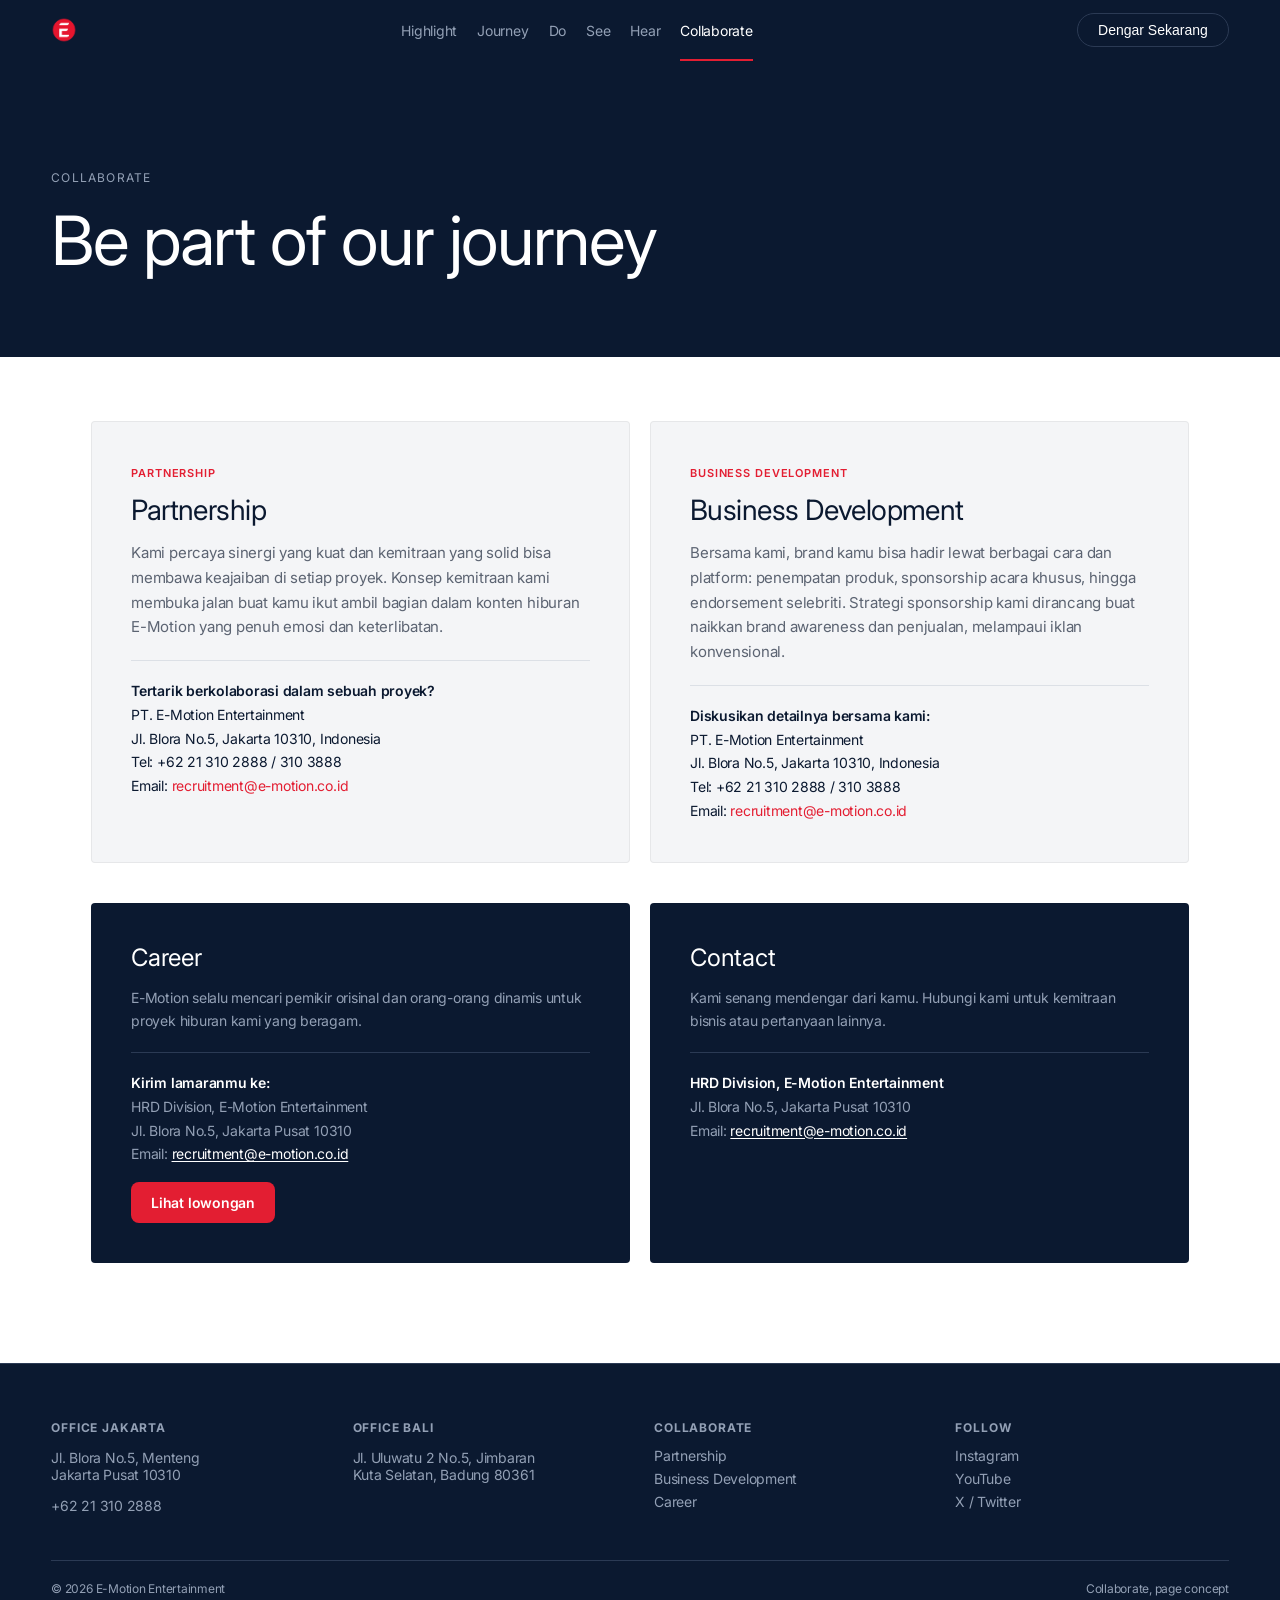
<file: page-collaborate.html>
<!DOCTYPE html>
<html lang="id">
<head>
<meta charset="UTF-8">
<meta name="viewport" content="width=device-width, initial-scale=1">
<title>Collaborate — E-Motion</title>
<link rel="preconnect" href="https://fonts.googleapis.com">
<link rel="preconnect" href="https://fonts.gstatic.com" crossorigin>
<link href="https://fonts.googleapis.com/css2?family=Inter:wght@400;500;600;700&display=swap" rel="stylesheet">
<link rel="stylesheet" href="global.css">
<style>
  .collab-grid{display:grid; grid-template-columns:repeat(2,1fr); gap:20px; max-width:1200px; margin:0 auto; padding:clamp(40px,6vw,64px) clamp(20px,4vw,56px) 20px;}
  .collab-card{background:var(--color-surface); border-radius:var(--radius-cards); box-shadow:var(--shadow-subtle); padding:clamp(28px,4vw,40px);}
  .collab-card .tag{font-size:11px; text-transform:uppercase; letter-spacing:.08em; color:var(--color-red); font-weight:600;}
  .collab-card h2{font-size:28px; font-weight:400; margin:12px 0 14px;}
  .collab-card p{font-size:15px; line-height:1.65; color:var(--color-fog); margin:0 0 20px;}
  .collab-card .contact{border-top:1px solid var(--color-ash); padding-top:18px; font-size:14px; line-height:1.7;}
  .collab-card .contact strong{display:block; color:var(--color-ink); font-weight:600;}
  .collab-card .contact a{color:var(--color-red);}
  .collab-card .contact a:hover{text-decoration:underline;}

  .cc-grid{display:grid; grid-template-columns:repeat(2,1fr); gap:20px; max-width:1200px; margin:0 auto; padding:20px clamp(20px,4vw,56px) 100px;}
  .cc-card{background:var(--color-navy); color:#fff; border-radius:var(--radius-cards); padding:clamp(28px,4vw,40px);}
  .cc-card h2{font-size:24px; font-weight:400; margin:0 0 14px;}
  .cc-card p{font-size:14px; line-height:1.65; color:var(--color-fog-dark); margin:0 0 20px;}
  .cc-card .contact{border-top:1px solid var(--color-iron); padding-top:18px; font-size:14px; line-height:1.7; color:var(--color-fog-dark);}
  .cc-card .contact strong{display:block; color:#fff; font-weight:600;}
  .cc-card .contact a{color:#fff; text-decoration:underline; text-underline-offset:2px;}
  .cc-card .btn-red{
    display:inline-block; margin-top:16px; background:var(--color-red); color:#fff;
    border-radius:var(--radius-buttons); padding:12px 20px; font-size:14px; font-weight:600;
  }

  @media (max-width:700px){ .collab-grid, .cc-grid{grid-template-columns:1fr;} }
</style>
</head>
<body>

<section class="page-hero">
  <p class="eyebrow">Collaborate</p>
  <h1 class="display">Be part of our journey</h1>
</section>

<div class="collab-grid">
  <div class="collab-card">
    <span class="tag">Partnership</span>
    <h2 class="display">Partnership</h2>
    <p>Kami percaya sinergi yang kuat dan kemitraan yang solid bisa membawa keajaiban di setiap proyek. Konsep kemitraan kami membuka jalan buat kamu ikut ambil bagian dalam konten hiburan E-Motion yang penuh emosi dan keterlibatan.</p>
    <div class="contact">
      <strong>Tertarik berkolaborasi dalam sebuah proyek?</strong>
      PT. E-Motion Entertainment<br>
      Jl. Blora No.5, Jakarta 10310, Indonesia<br>
      Tel: +62 21 310 2888 / 310 3888<br>
      Email: <a href="mailto:recruitment@e-motion.co.id">recruitment@e-motion.co.id</a>
    </div>
  </div>

  <div class="collab-card">
    <span class="tag">Business Development</span>
    <h2 class="display">Business Development</h2>
    <p>Bersama kami, brand kamu bisa hadir lewat berbagai cara dan platform: penempatan produk, sponsorship acara khusus, hingga endorsement selebriti. Strategi sponsorship kami dirancang buat naikkan brand awareness dan penjualan, melampaui iklan konvensional.</p>
    <div class="contact">
      <strong>Diskusikan detailnya bersama kami:</strong>
      PT. E-Motion Entertainment<br>
      Jl. Blora No.5, Jakarta 10310, Indonesia<br>
      Tel: +62 21 310 2888 / 310 3888<br>
      Email: <a href="mailto:recruitment@e-motion.co.id">recruitment@e-motion.co.id</a>
    </div>
  </div>
</div>

<div class="cc-grid">
  <div class="cc-card">
    <h2>Career</h2>
    <p>E-Motion selalu mencari pemikir orisinal dan orang-orang dinamis untuk proyek hiburan kami yang beragam.</p>
    <div class="contact">
      <strong>Kirim lamaranmu ke:</strong>
      HRD Division, E-Motion Entertainment<br>
      Jl. Blora No.5, Jakarta Pusat 10310<br>
      Email: <a href="mailto:recruitment@e-motion.co.id">recruitment@e-motion.co.id</a>
    </div>
    <a href="#" class="btn-red">Lihat lowongan</a>
  </div>

  <div class="cc-card">
    <h2>Contact</h2>
    <p>Kami senang mendengar dari kamu. Hubungi kami untuk kemitraan bisnis atau pertanyaan lainnya.</p>
    <div class="contact">
      <strong>HRD Division, E-Motion Entertainment</strong>
      Jl. Blora No.5, Jakarta Pusat 10310<br>
      Email: <a href="mailto:recruitment@e-motion.co.id">recruitment@e-motion.co.id</a>
    </div>
  </div>
</div>

<script src="main.js"></script>
</body>
</html>
</file>
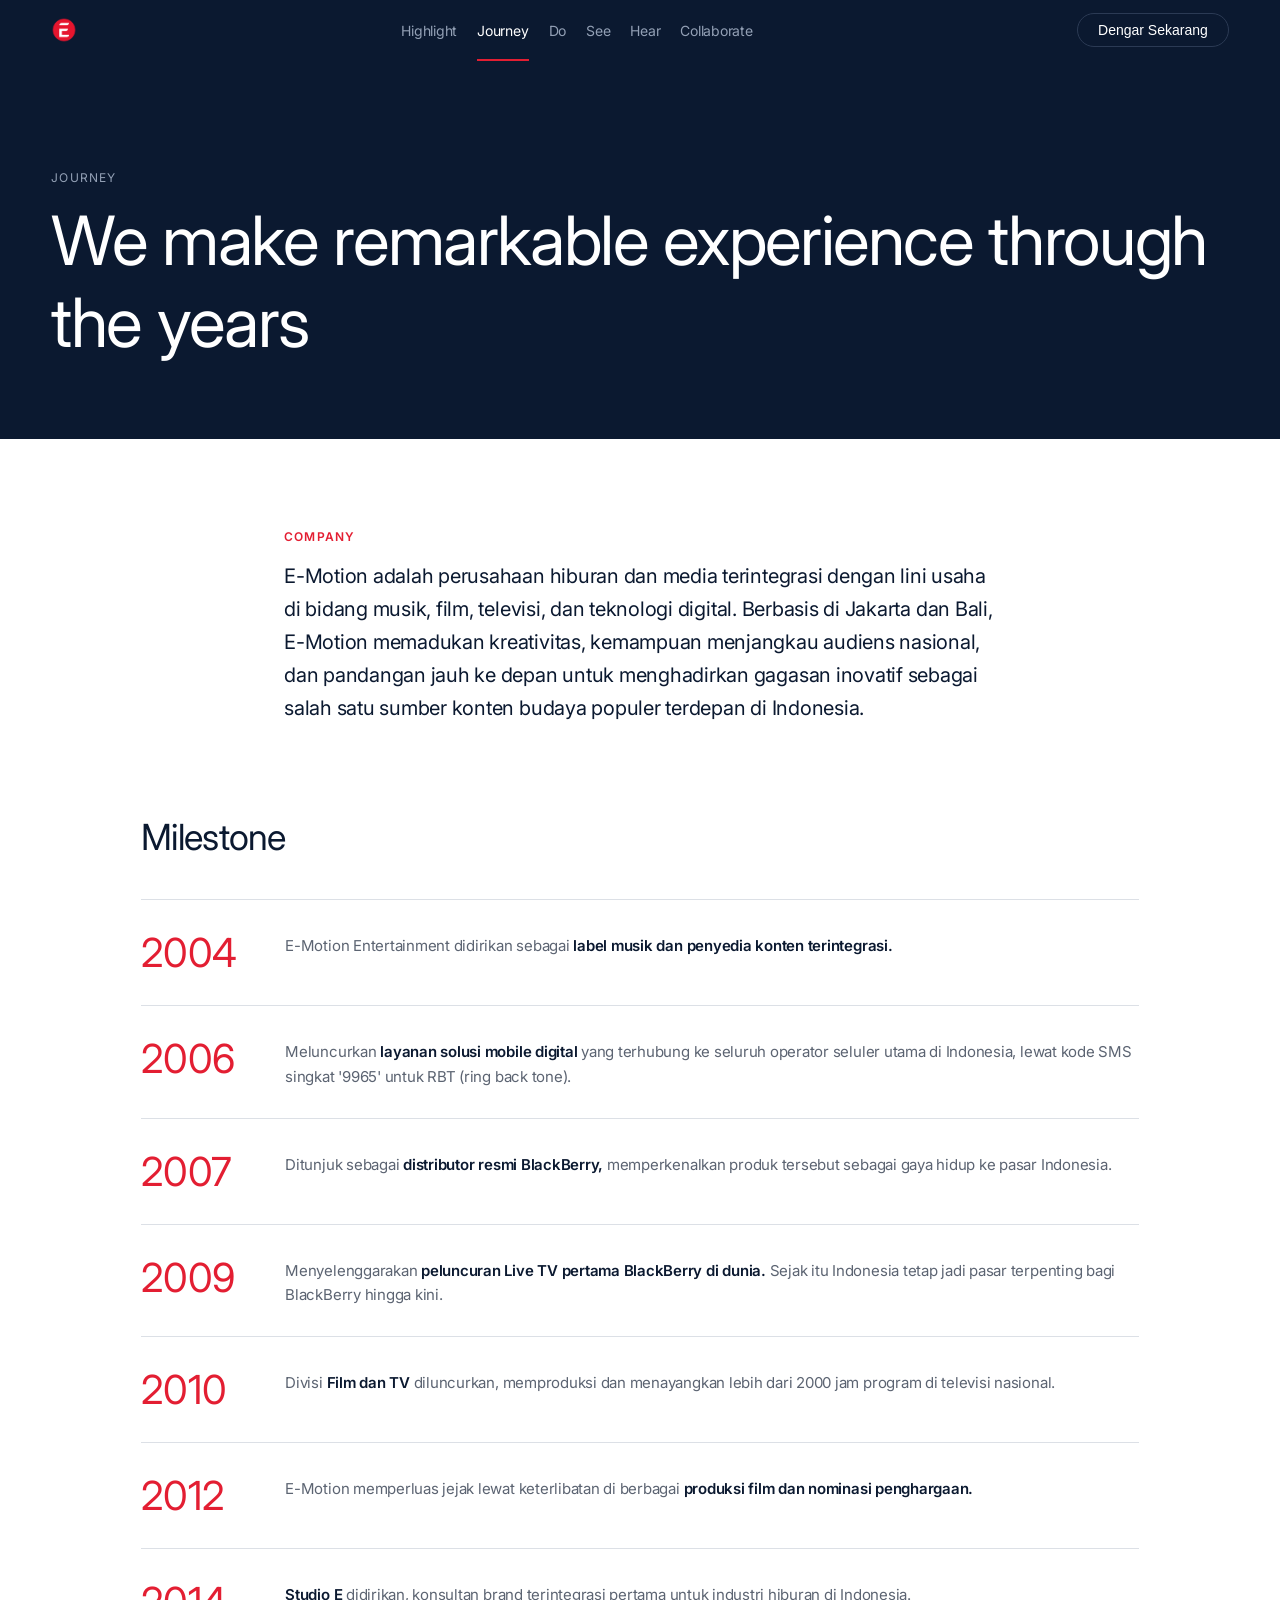
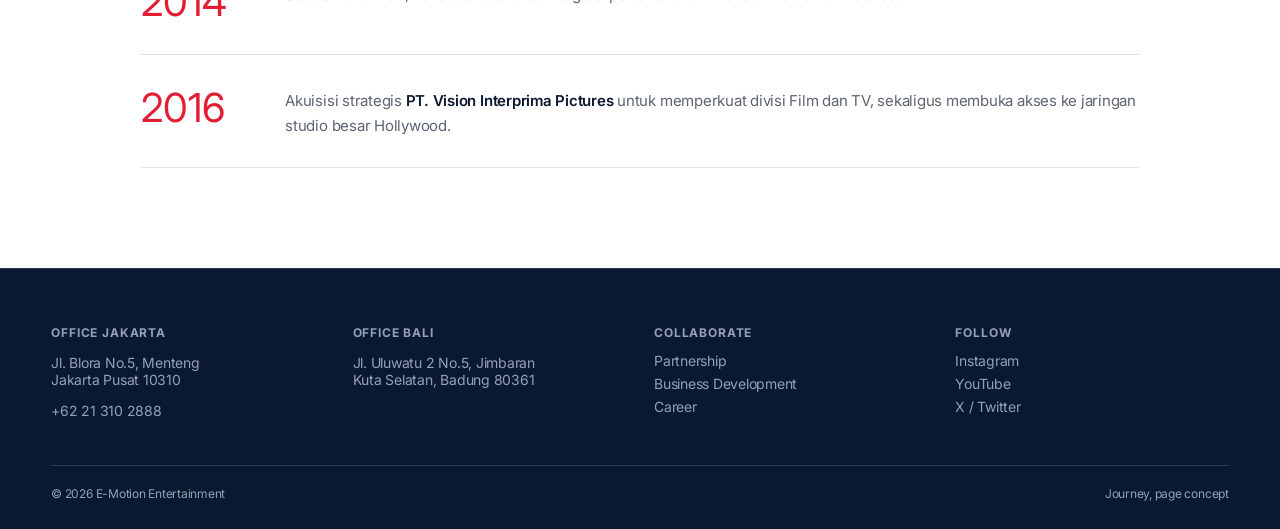
<file: page-journey.html>
<!DOCTYPE html>
<html lang="id">
<head>
<meta charset="UTF-8">
<meta name="viewport" content="width=device-width, initial-scale=1">
<title>Journey — E-Motion</title>
<link rel="preconnect" href="https://fonts.googleapis.com">
<link rel="preconnect" href="https://fonts.gstatic.com" crossorigin>
<link href="https://fonts.googleapis.com/css2?family=Inter:wght@400;500;600;700&display=swap" rel="stylesheet">
<link rel="stylesheet" href="global.css">
<style>
  .company{max-width:760px; margin:0 auto; padding:clamp(56px,8vw,90px) 24px;}
  .company h2{font-size:12px; text-transform:uppercase; letter-spacing:.1em; color:var(--color-red); font-weight:600; margin:0 0 16px;}
  .company p{font-size:clamp(17px,2vw,20px); line-height:1.65; color:var(--color-ink); margin:0;}

  .milestone-head{padding:0 clamp(20px,4vw,56px); max-width:1100px; margin:0 auto;}
  .milestone-head h2{font-size:clamp(28px,4vw,36px); font-weight:400; margin:0 0 40px;}

  .timeline{max-width:1100px; margin:0 auto; padding:0 clamp(20px,4vw,56px) 100px;}
  .t-item{display:grid; grid-template-columns:120px 1fr; gap:24px; padding:28px 0; border-top:1px solid var(--color-ash);}
  .t-item:last-child{border-bottom:1px solid var(--color-ash);}
  .t-year{font-size:clamp(28px,4vw,40px); font-weight:400; color:var(--color-red);}
  .t-text{font-size:15px; line-height:1.65; color:var(--color-fog); padding-top:6px;}
  .t-text strong{color:var(--color-ink); font-weight:600;}

  @media (max-width:640px){
    .t-item{grid-template-columns:1fr; gap:6px;}
  }
</style>
</head>
<body>

<section class="page-hero">
  <p class="eyebrow">Journey</p>
  <h1 class="display">We make remarkable experience through the years</h1>
</section>

<section class="company">
  <h2>Company</h2>
  <p>E-Motion adalah perusahaan hiburan dan media terintegrasi dengan lini usaha di bidang musik, film, televisi, dan teknologi digital. Berbasis di Jakarta dan Bali, E-Motion memadukan kreativitas, kemampuan menjangkau audiens nasional, dan pandangan jauh ke depan untuk menghadirkan gagasan inovatif sebagai salah satu sumber konten budaya populer terdepan di Indonesia.</p>
</section>

<div class="milestone-head"><h2 class="display">Milestone</h2></div>

<div class="timeline">
  <div class="t-item"><div class="t-year">2004</div><div class="t-text">E-Motion Entertainment didirikan sebagai <strong>label musik dan penyedia konten terintegrasi.</strong></div></div>
  <div class="t-item"><div class="t-year">2006</div><div class="t-text">Meluncurkan <strong>layanan solusi mobile digital</strong> yang terhubung ke seluruh operator seluler utama di Indonesia, lewat kode SMS singkat '9965' untuk RBT (ring back tone).</div></div>
  <div class="t-item"><div class="t-year">2007</div><div class="t-text">Ditunjuk sebagai <strong>distributor resmi BlackBerry,</strong> memperkenalkan produk tersebut sebagai gaya hidup ke pasar Indonesia.</div></div>
  <div class="t-item"><div class="t-year">2009</div><div class="t-text">Menyelenggarakan <strong>peluncuran Live TV pertama BlackBerry di dunia.</strong> Sejak itu Indonesia tetap jadi pasar terpenting bagi BlackBerry hingga kini.</div></div>
  <div class="t-item"><div class="t-year">2010</div><div class="t-text">Divisi <strong>Film dan TV</strong> diluncurkan, memproduksi dan menayangkan lebih dari 2000 jam program di televisi nasional.</div></div>
  <div class="t-item"><div class="t-year">2012</div><div class="t-text">E-Motion memperluas jejak lewat keterlibatan di berbagai <strong>produksi film dan nominasi penghargaan.</strong></div></div>
  <div class="t-item"><div class="t-year">2014</div><div class="t-text"><strong>Studio E</strong> didirikan, konsultan brand terintegrasi pertama untuk industri hiburan di Indonesia.</div></div>
  <div class="t-item"><div class="t-year">2016</div><div class="t-text">Akuisisi strategis <strong>PT. Vision Interprima Pictures</strong> untuk memperkuat divisi Film dan TV, sekaligus membuka akses ke jaringan studio besar Hollywood.</div></div>
</div>

<script src="main.js"></script>
</body>
</html>
</file>
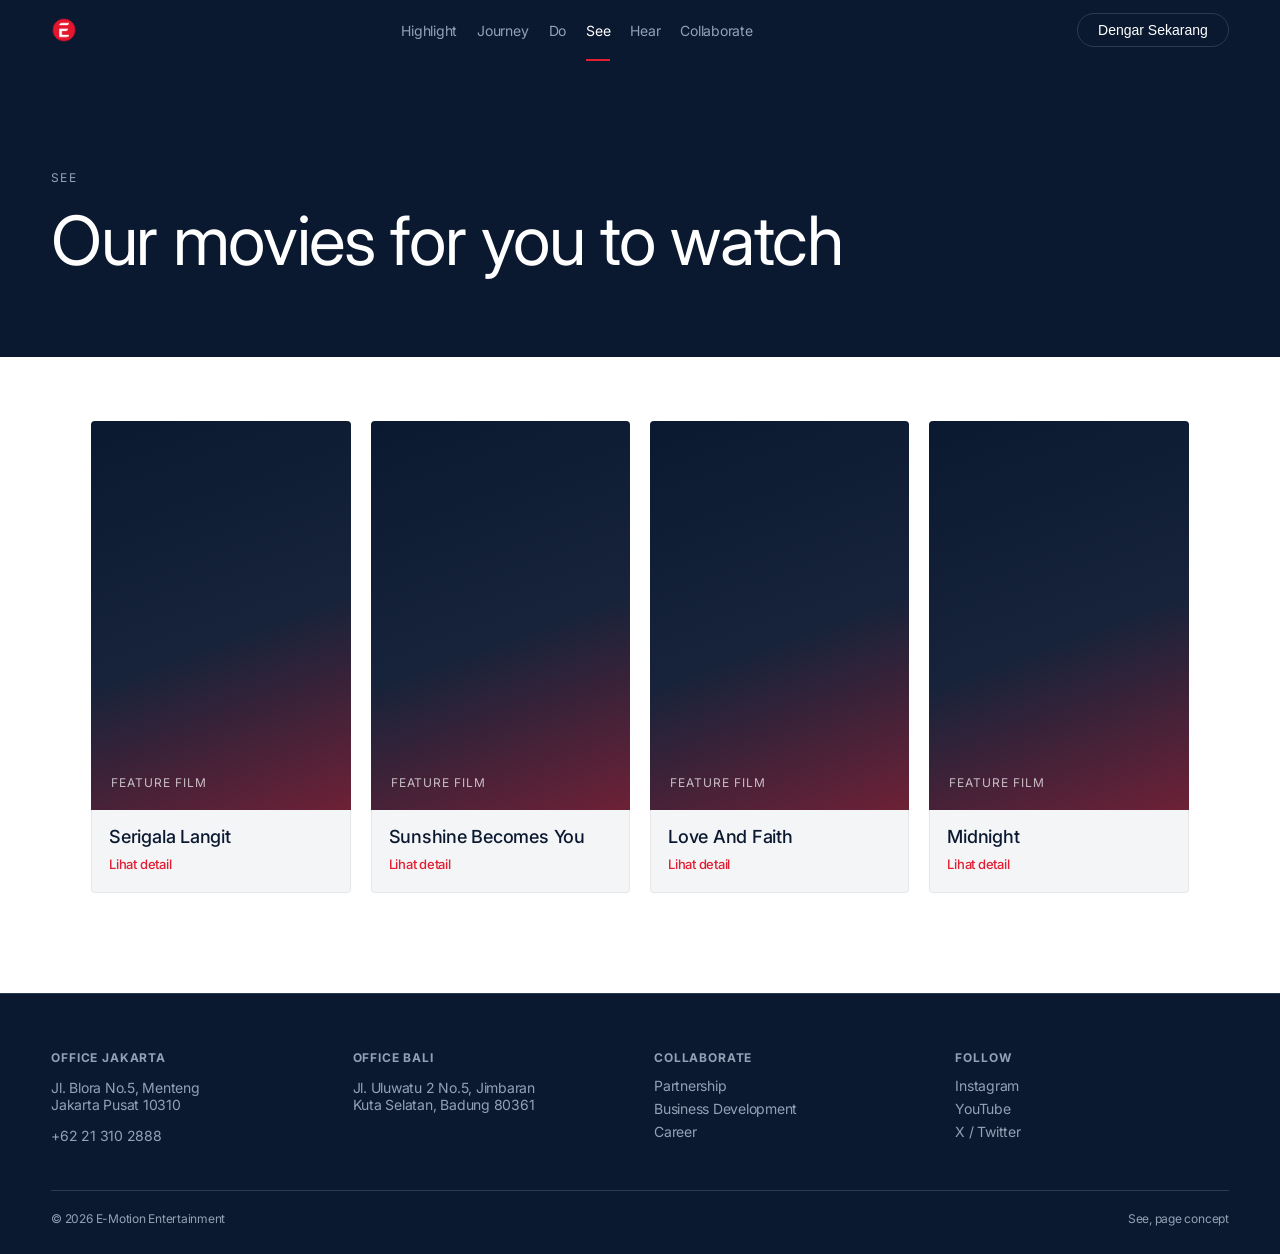
<file: page-see.html>
<!DOCTYPE html>
<html lang="id">
<head>
<meta charset="UTF-8">
<meta name="viewport" content="width=device-width, initial-scale=1">
<title>See — E-Motion</title>
<link rel="preconnect" href="https://fonts.googleapis.com">
<link rel="preconnect" href="https://fonts.gstatic.com" crossorigin>
<link href="https://fonts.googleapis.com/css2?family=Inter:wght@400;500;600;700&display=swap" rel="stylesheet">
<link rel="stylesheet" href="global.css">
<style>
  .film-grid{display:grid; grid-template-columns:repeat(auto-fill,minmax(240px,1fr)); gap:20px; max-width:1200px; margin:0 auto; padding:clamp(40px,6vw,64px) clamp(20px,4vw,56px) 100px;}
  .film-card{background:var(--color-surface); border-radius:var(--radius-cards); box-shadow:var(--shadow-subtle); overflow:hidden; cursor:pointer; transition:transform .2s ease;}
  .film-card:hover{transform:translateY(-4px);}
  .film-card__poster{
    aspect-ratio:2/3; display:flex; align-items:flex-end; padding:20px;
    background:linear-gradient(160deg, var(--color-navy) 0%, var(--color-navy-800) 55%, var(--color-red) 160%);
  }
  .film-card__poster span{color:#fff; font-size:12px; text-transform:uppercase; letter-spacing:.08em; opacity:.7;}
  .film-card__body{padding:16px 18px 20px;}
  .film-card__title{font-size:18px; font-weight:500; margin:0 0 6px;}
  .film-card__cta{font-size:13px; color:var(--color-red); font-weight:500;}
</style>
</head>
<body>

<section class="page-hero">
  <p class="eyebrow">See</p>
  <h1 class="display">Our movies for you to watch</h1>
</section>

<div class="film-grid">
  <div class="film-card">
    <div class="film-card__poster"><span>Feature Film</span></div>
    <div class="film-card__body"><h3 class="film-card__title">Serigala Langit</h3><span class="film-card__cta">Lihat detail</span></div>
  </div>
  <div class="film-card">
    <div class="film-card__poster"><span>Feature Film</span></div>
    <div class="film-card__body"><h3 class="film-card__title">Sunshine Becomes You</h3><span class="film-card__cta">Lihat detail</span></div>
  </div>
  <div class="film-card">
    <div class="film-card__poster"><span>Feature Film</span></div>
    <div class="film-card__body"><h3 class="film-card__title">Love And Faith</h3><span class="film-card__cta">Lihat detail</span></div>
  </div>
  <div class="film-card">
    <div class="film-card__poster"><span>Feature Film</span></div>
    <div class="film-card__body"><h3 class="film-card__title">Midnight</h3><span class="film-card__cta">Lihat detail</span></div>
  </div>
</div>

<script src="main.js"></script>
</body>
</html>
</file>
<file: global.css>
:root {
  /* Logo derived palette */
  --color-red: #E31E32;
  --color-red-soft: rgba(227, 30, 50, 0.16);
  --color-navy: #0B1930;
  --color-navy-800: #16233A;

  /* Splice style tokens, adapted to logo colors */
  --color-bg: #FFFFFF;
  --color-surface: #F4F5F7;
  --color-ink: #0B1930;
  --color-fog: #5C6472;
  --color-fog-dark: #93A0B5;
  --color-ash: #DCE0E6;
  --color-iron: #2B3A54;

  --radius-cards: 4px;
  --radius-images: 4px;
  --radius-buttons: 8px;
  --radius-pill: 60px;
  --radius-nav: 1440px;

  --shadow-subtle: rgba(0, 0, 0, 0.06) 0 0 0 1px inset;
}

* {
  box-sizing: border-box;
}

html {
  scroll-behavior: smooth;
}

body {
  margin: 0;
  background: var(--color-bg);
  color: var(--color-ink);
  font-family: 'Inter', ui-sans-serif, system-ui, sans-serif;
  letter-spacing: -0.015em;
  -webkit-font-smoothing: antialiased;
  overflow-x: hidden;
}

a {
  color: inherit;
  text-decoration: none;
}

:focus-visible {
  outline: 2px solid var(--color-red);
  outline-offset: 3px;
}

.display {
  font-family: 'Inter', sans-serif;
  font-weight: 400;
  letter-spacing: -0.02em;
}

.eyebrow {
  font-size: 14px;
  font-weight: 400;
  text-transform: uppercase;
  letter-spacing: 0.071em;
}

.mono {
  font-variant-numeric: tabular-nums;
}

/* ---------- PROMO BANNER ---------- */
.promo {
  background: var(--color-red);
  color: #fff;
  text-align: center;
  font-size: 13px;
  padding: 10px 16px;
}

.promo a {
  text-decoration: underline;
  text-underline-offset: 2px;
}

/* ---------- NAV ---------- */
.nav {
  position: sticky;
  top: 0;
  z-index: 60;
  background: var(--color-navy);
  color: #fff;
  height: 60px;
  display: flex;
  align-items: center;
  justify-content: space-between;
  padding: 0 clamp(20px, 4vw, 56px);
}

.nav__logo {
  display: flex;
  align-items: center;
  gap: 8px;
  font-size: 16px;
  font-weight: 700;
}

.nav__logo img {
  height: 26px;
  width: auto;
  display: block;
}

.nav__mark {
  width: 22px;
  height: 22px;
  border-radius: 50%;
  background: var(--color-red);
  display: flex;
  align-items: center;
  justify-content: center;
  flex-shrink: 0;
}

.nav__mark span {
  color: #fff;
  font-size: 13px;
  font-weight: 700;
  line-height: 1;
}

.nav__links {
  display: flex;
  gap: 20px;
  list-style: none;
  margin: 0;
  padding: 0;
}

.nav__links a {
  color: var(--color-fog-dark);
  font-size: 14px;
  font-weight: 400;
  transition: color .15s;
}

.nav__links a.active {
  color: #fff;
  border-bottom: 2px solid var(--color-red);
  padding-bottom: 20px;
}

.nav__links a:hover {
  color: #fff;
}

.nav__right {
  display: flex;
  align-items: center;
  gap: 12px;
}

.btn-pill {
  background: transparent;
  border: 1px solid var(--color-iron);
  color: #fff;
  border-radius: var(--radius-nav);
  padding: 8px 20px;
  font-size: 14px;
  font-weight: 500;
  cursor: pointer;
  white-space: nowrap;
}

.btn-pill:hover {
  border-color: var(--color-red);
}

.nav__toggle {
  display: none;
  width: 36px;
  height: 36px;
  border-radius: 8px;
  background: transparent;
  border: 1px solid var(--color-iron);
  color: #fff;
  align-items: center;
  justify-content: center;
  cursor: pointer;
  flex-shrink: 0;
}

.nav__toggle svg {
  width: 16px;
  height: 16px;
}

.mobile-menu {
  display: none;
  position: fixed;
  top: 60px;
  left: 0;
  right: 0;
  z-index: 59;
  background: var(--color-navy);
  border-top: 1px solid var(--color-iron);
  padding: 8px clamp(20px, 4vw, 56px) 20px;
  max-height: 0;
  overflow: hidden;
  transition: max-height 0.25s ease;
}

.mobile-menu.open {
  max-height: 60vh;
}

.mobile-menu a {
  display: block;
  padding: 12px 0;
  color: var(--color-fog-dark);
  font-size: 15px;
  border-bottom: 1px solid var(--color-iron);
}

.mobile-menu a:hover {
  color: #fff;
}

.mobile-menu .btn-pill {
  display: inline-block;
  margin-top: 16px;
}

/* ---------- PAGE HERO ---------- */
.page-hero {
  background: var(--color-navy);
  color: #fff;
  padding: clamp(56px, 10vw, 110px) clamp(20px, 4vw, 56px) clamp(40px, 6vw, 64px);
}

.page-hero .eyebrow {
  font-size: 12px;
  text-transform: uppercase;
  letter-spacing: .1em;
  color: var(--color-fog-dark);
  margin: 0 0 14px;
}

.page-hero h1 {
  font-size: clamp(40px, 7vw, 68px);
  margin: 0 0 12px;
}

.page-hero p {
  font-size: clamp(16px, 2vw, 20px);
  color: var(--color-fog-dark);
  max-width: 52ch;
  margin: 0;
}

/* ---------- FOOTER ---------- */
footer {
  background: var(--color-navy);
  color: var(--color-fog-dark);
  padding: 56px clamp(20px, 4vw, 56px) 28px;
  border-top: 1px solid var(--color-iron);
}

.foot__grid {
  display: grid;
  grid-template-columns: repeat(auto-fit, minmax(160px, 1fr));
  gap: 28px;
  margin-bottom: 40px;
}

.foot__grid h4 {
  font-size: 12px;
  text-transform: uppercase;
  letter-spacing: .07em;
  margin: 0 0 12px;
}

.foot__grid p, .foot__grid a {
  display: block;
  font-size: 14px;
  margin-bottom: 6px;
}

.foot__grid a:hover {
  color: #fff;
}

.foot__bottom {
  display: flex;
  justify-content: space-between;
  flex-wrap: wrap;
  gap: 10px;
  font-size: 12px;
  border-top: 1px solid var(--color-iron);
  padding-top: 20px;
}

/* ---------- MEDIA QUERIES ---------- */
@media (max-width: 800px) {
  .nav__links {
    display: none;
  }
  .nav__toggle {
    display: flex;
  }
}
</file>
